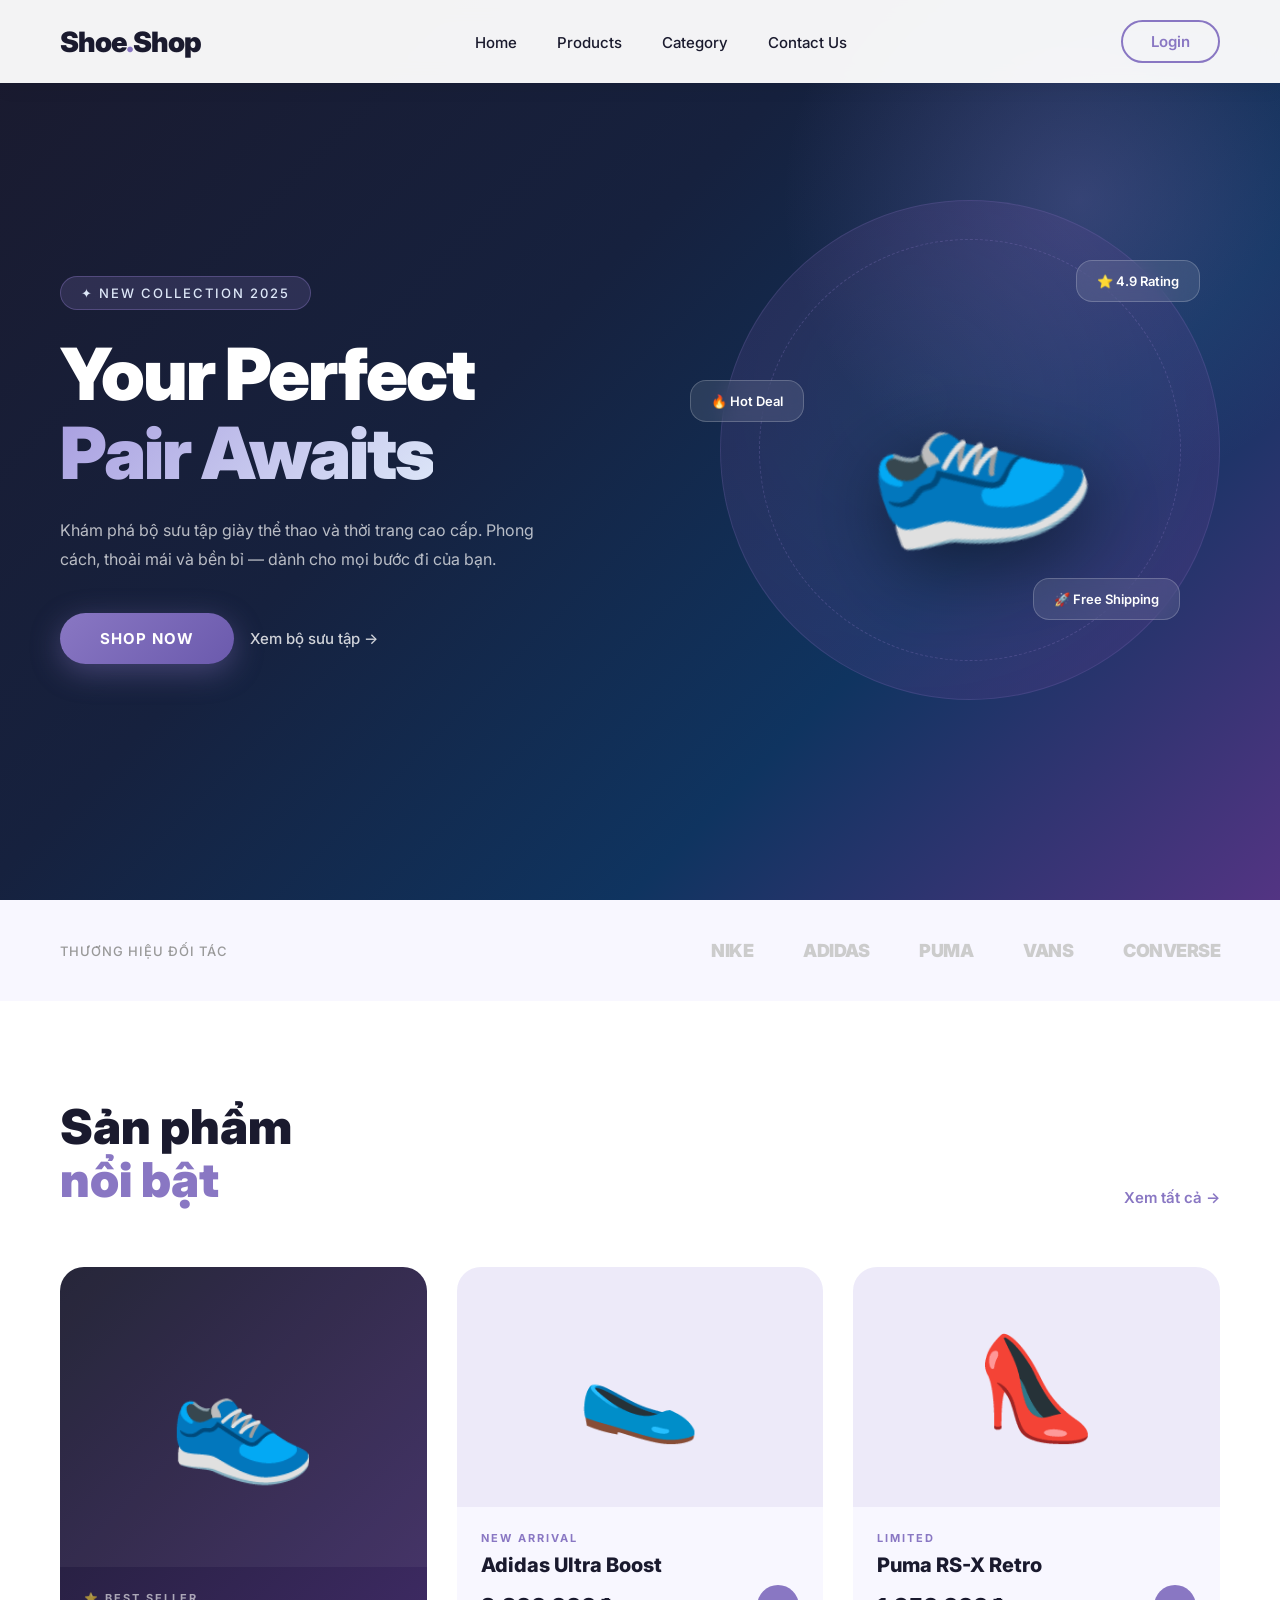
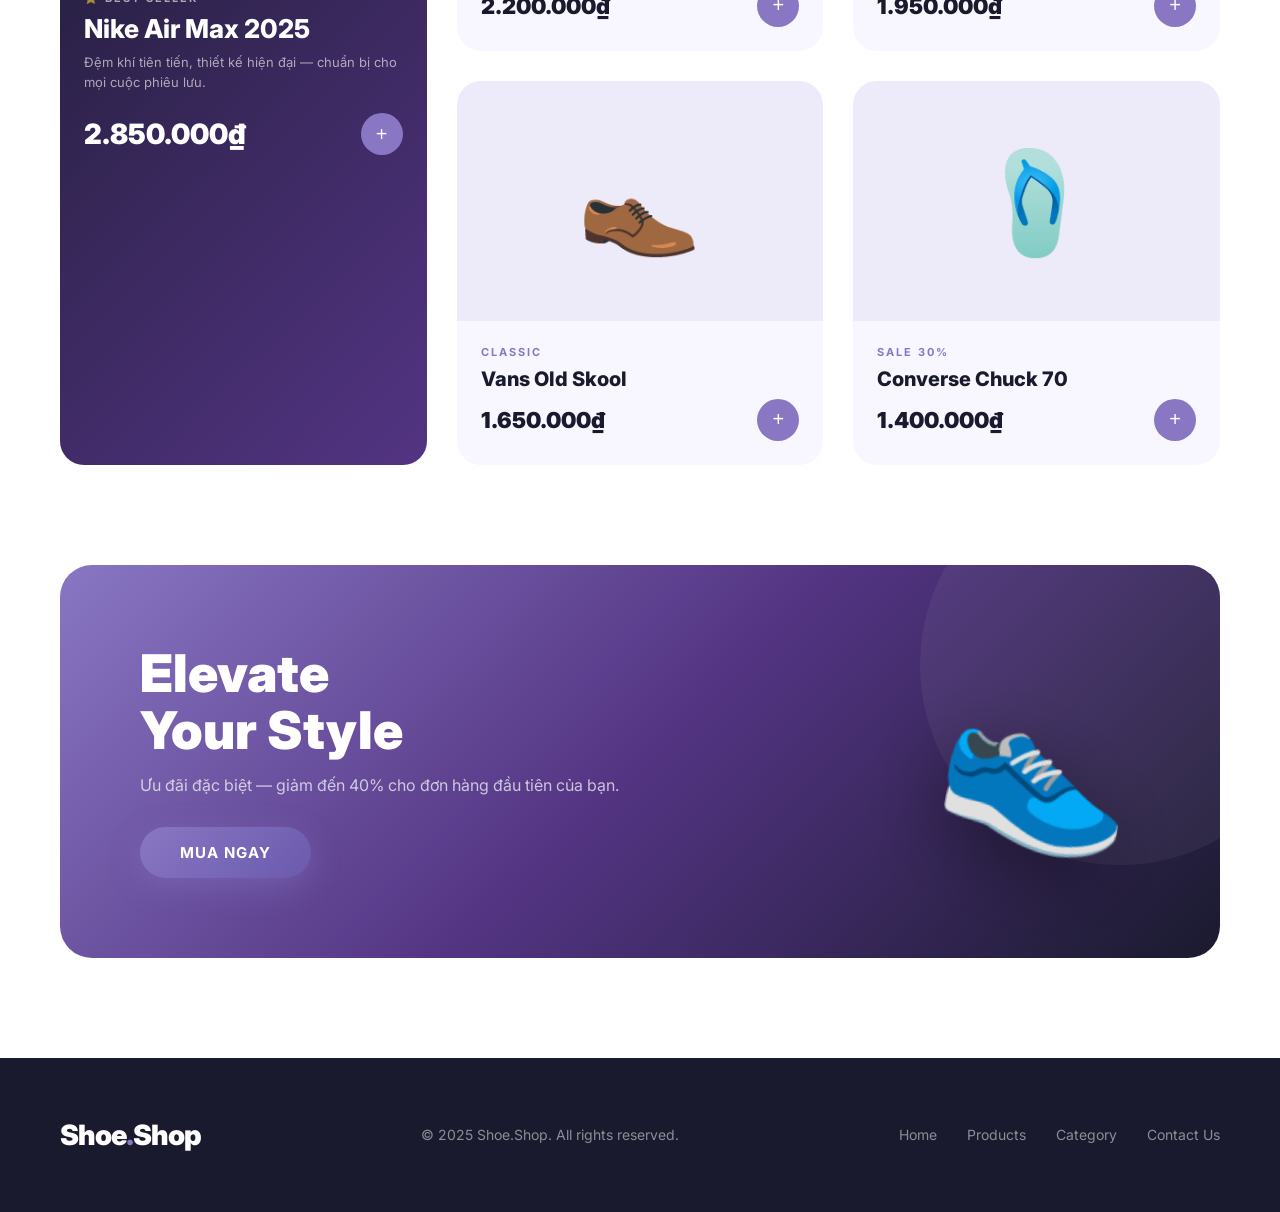
<file: index.html>
<!DOCTYPE html>
<html lang="vi">
<head>
  <meta charset="UTF-8">
  <meta name="viewport" content="width=device-width, initial-scale=1.0">
  <title>Shoe.Shop</title>
  <link href="https://fonts.googleapis.com/css2?family=Inter:wght@400;500;600;700;900&display=swap" rel="stylesheet">
  <style>
    * { margin: 0; padding: 0; box-sizing: border-box; }
    body { font-family: 'Inter', sans-serif; background: #fff; color: #fff; overflow-x: hidden; }

    /* NAVBAR */
    nav {
      position: fixed; top: 0; left: 0; right: 0; z-index: 100;
      display: flex; align-items: center; justify-content: space-between;
      padding: 20px 60px;
      background: rgba(255,255,255,0.95); backdrop-filter: blur(10px);
      box-shadow: 0 2px 20px rgba(0,0,0,0.08);
    }
    .logo { font-size: 28px; font-weight: 900; color: #1a1a2e; letter-spacing: -1px; }
    .logo span { color: #8977c3; }
    .nav-links { display: flex; gap: 40px; list-style: none; }
    .nav-links a { text-decoration: none; color: #1a1a2e; font-weight: 500; font-size: 15px; transition: color 0.2s; }
    .nav-links a:hover { color: #8977c3; }
    .nav-btn {
      background: transparent; border: 2px solid #8977c3; color: #8977c3;
      padding: 10px 28px; border-radius: 50px; font-size: 15px; font-weight: 600;
      cursor: pointer; transition: all 0.2s; font-family: 'Inter', sans-serif;
    }
    .nav-btn:hover { background: #8977c3; color: #fff; }

    /* HERO */
    .hero {
      min-height: 100vh;
      background: linear-gradient(135deg, #1a1a2e 0%, #16213e 40%, #0f3460 70%, #533483 100%);
      display: flex; align-items: center;
      padding: 100px 60px 60px;
      position: relative; overflow: hidden;
    }
    .hero::before {
      content: ''; position: absolute;
      width: 600px; height: 600px; border-radius: 50%;
      background: radial-gradient(circle, rgba(137,119,195,0.3) 0%, transparent 70%);
      top: -100px; right: -100px;
    }
    .hero-content { max-width: 600px; z-index: 2; }
    .hero-tag {
      display: inline-block;
      background: rgba(137,119,195,0.2); border: 1px solid rgba(137,119,195,0.4);
      color: #dde7f8; padding: 8px 20px; border-radius: 50px;
      font-size: 13px; font-weight: 500; letter-spacing: 2px;
      text-transform: uppercase; margin-bottom: 24px;
    }
    .hero h1 { font-size: 72px; font-weight: 900; line-height: 1.1; margin-bottom: 24px; letter-spacing: -2px; }
    .hero h1 span {
      background: linear-gradient(135deg, #a89ee0, #dde7f8);
      -webkit-background-clip: text; -webkit-text-fill-color: transparent; background-clip: text;
    }
    .hero p { font-size: 16px; color: rgba(255,255,255,0.7); line-height: 1.8; margin-bottom: 40px; max-width: 480px; }
    .hero-buttons { display: flex; gap: 16px; align-items: center; }
    .btn-primary {
      background: linear-gradient(135deg, #8977c3, #6b5aad); color: #fff;
      padding: 16px 40px; border-radius: 50px; border: none;
      font-size: 15px; font-weight: 700; cursor: pointer;
      letter-spacing: 1px; text-transform: uppercase;
      transition: all 0.3s; box-shadow: 0 8px 30px rgba(137,119,195,0.4);
      font-family: 'Inter', sans-serif;
    }
    .btn-primary:hover { transform: translateY(-2px); box-shadow: 0 12px 40px rgba(137,119,195,0.6); }
    .btn-secondary { color: rgba(255,255,255,0.8); font-size: 15px; font-weight: 500; cursor: pointer; text-decoration: none; }
    .btn-secondary:hover { color: #fff; }

    /* Shoe visual */
    .hero-visual { position: absolute; right: 60px; top: 50%; transform: translateY(-50%); z-index: 2; }
    .shoe-circle {
      width: 500px; height: 500px; border-radius: 50%;
      background: radial-gradient(circle at 40% 40%, rgba(137,119,195,0.15), rgba(83,52,131,0.3));
      border: 1px solid rgba(137,119,195,0.2);
      display: flex; align-items: center; justify-content: center; position: relative;
    }
    .shoe-circle::before {
      content: ''; position: absolute; width: 420px; height: 420px;
      border-radius: 50%; border: 1px dashed rgba(137,119,195,0.3);
    }
    .shoe-emoji { font-size: 180px; filter: drop-shadow(0 20px 40px rgba(0,0,0,0.5)); transform: rotate(-20deg); }
    .floating-badge {
      position: absolute; background: rgba(255,255,255,0.1); backdrop-filter: blur(10px);
      border: 1px solid rgba(255,255,255,0.2); border-radius: 16px;
      padding: 12px 20px; font-size: 13px; font-weight: 600; color: #fff;
    }
    .badge-1 { top: 60px; right: 20px; }
    .badge-2 { bottom: 80px; right: 40px; }
    .badge-3 { top: 180px; left: -30px; }

    /* BRANDS */
    .brands {
      background: #f8f7ff; padding: 40px 60px;
      display: flex; align-items: center; justify-content: space-between;
    }
    .brands p { color: #999; font-size: 13px; font-weight: 500; letter-spacing: 1px; text-transform: uppercase; }
    .brand-logos { display: flex; gap: 50px; align-items: center; }
    .brand-logo { font-size: 18px; font-weight: 900; color: #ccc; letter-spacing: -0.5px; transition: color 0.2s; }
    .brand-logo:hover { color: #8977c3; }

    /* FEATURED */
    .featured { padding: 100px 60px; background: #fff; }
    .section-header { display: flex; align-items: flex-end; justify-content: space-between; margin-bottom: 60px; }
    .section-title { font-size: 48px; font-weight: 900; color: #1a1a2e; line-height: 1.1; }
    .section-title span { color: #8977c3; }
    .view-all { color: #8977c3; font-weight: 600; text-decoration: none; font-size: 15px; }
    .products-grid { display: grid; grid-template-columns: repeat(3, 1fr); gap: 30px; }
    .product-card {
      border-radius: 24px; overflow: hidden; background: #f8f7ff;
      transition: transform 0.3s, box-shadow 0.3s; cursor: pointer;
    }
    .product-card:hover { transform: translateY(-8px); box-shadow: 0 20px 60px rgba(137,119,195,0.2); }
    .product-card.featured-card {
      background: linear-gradient(135deg, #1a1a2e, #533483);
      color: #fff; grid-row: span 2;
    }
    .card-image {
      height: 240px; display: flex; align-items: center; justify-content: center;
      font-size: 100px; background: rgba(137,119,195,0.1);
    }
    .featured-card .card-image { height: 300px; background: rgba(255,255,255,0.05); font-size: 120px; }
    .card-body { padding: 24px; }
    .card-tag { font-size: 11px; font-weight: 700; letter-spacing: 2px; text-transform: uppercase; color: #8977c3; margin-bottom: 8px; }
    .featured-card .card-tag { color: rgba(255,255,255,0.6); }
    .card-name { font-size: 20px; font-weight: 800; color: #1a1a2e; margin-bottom: 8px; }
    .featured-card .card-name { color: #fff; font-size: 26px; }
    .card-desc { font-size: 13px; color: #999; line-height: 1.6; margin-bottom: 20px; }
    .featured-card .card-desc { color: rgba(255,255,255,0.6); }
    .card-footer { display: flex; align-items: center; justify-content: space-between; }
    .price { font-size: 22px; font-weight: 900; color: #1a1a2e; }
    .featured-card .price { color: #fff; font-size: 28px; }
    .add-btn {
      width: 42px; height: 42px; border-radius: 50%; background: #8977c3;
      color: #fff; border: none; font-size: 20px; cursor: pointer;
      display: flex; align-items: center; justify-content: center; transition: all 0.2s;
    }
    .add-btn:hover { background: #6b5aad; transform: scale(1.1); }

    /* PROMO */
    .promo {
      margin: 0 60px 100px; border-radius: 32px;
      background: linear-gradient(135deg, #8977c3, #533483, #1a1a2e);
      padding: 80px; display: flex; align-items: center; justify-content: space-between;
      overflow: hidden; position: relative;
    }
    .promo::before {
      content: ''; position: absolute; width: 400px; height: 400px; border-radius: 50%;
      background: rgba(255,255,255,0.05); right: -100px; top: -100px;
    }
    .promo-content { z-index: 2; }
    .promo h2 { font-size: 52px; font-weight: 900; line-height: 1.1; margin-bottom: 16px; }
    .promo p { font-size: 16px; color: rgba(255,255,255,0.7); margin-bottom: 32px; }
    .promo-visual { font-size: 160px; z-index: 2; filter: drop-shadow(0 20px 40px rgba(0,0,0,0.4)); transform: rotate(10deg); }

    /* FOOTER */
    footer { background: #1a1a2e; padding: 60px; display: flex; align-items: center; justify-content: space-between; }
    footer .logo { color: #fff; }
    footer p { color: rgba(255,255,255,0.5); font-size: 14px; }
    .footer-links { display: flex; gap: 30px; }
    .footer-links a { color: rgba(255,255,255,0.5); text-decoration: none; font-size: 14px; transition: color 0.2s; }
    .footer-links a:hover { color: #8977c3; }

    /* RESPONSIVE */
    @media (max-width: 900px) {
      nav { padding: 16px 24px; }
      .nav-links { display: none; }
      .hero { padding: 100px 24px 60px; }
      .hero h1 { font-size: 48px; }
      .hero-visual { display: none; }
      .brands { padding: 30px 24px; flex-direction: column; gap: 20px; }
      .brand-logos { gap: 24px; flex-wrap: wrap; justify-content: center; }
      .featured { padding: 60px 24px; }
      .products-grid { grid-template-columns: 1fr; }
      .product-card.featured-card { grid-row: span 1; }
      .promo { margin: 0 24px 60px; padding: 40px; flex-direction: column; gap: 30px; text-align: center; }
      .promo h2 { font-size: 36px; }
      footer { padding: 40px 24px; flex-direction: column; gap: 20px; text-align: center; }
    }
  </style>
</head>
<body>

  <nav>
    <div class="logo">Shoe<span>.</span>Shop</div>
    <ul class="nav-links">
      <li><a href="#">Home</a></li>
      <li><a href="#">Products</a></li>
      <li><a href="#">Category</a></li>
      <li><a href="#">Contact Us</a></li>
    </ul>
    <button class="nav-btn">Login</button>
  </nav>

  <section class="hero">
    <div class="hero-content">
      <div class="hero-tag">✦ New Collection 2025</div>
      <h1>Your Perfect<br><span>Pair Awaits</span></h1>
      <p>Khám phá bộ sưu tập giày thể thao và thời trang cao cấp. Phong cách, thoải mái và bền bỉ — dành cho mọi bước đi của bạn.</p>
      <div class="hero-buttons">
        <button class="btn-primary">SHOP NOW</button>
        <a href="#featured" class="btn-secondary">Xem bộ sưu tập →</a>
      </div>
    </div>
    <div class="hero-visual">
      <div class="shoe-circle">
        <div class="shoe-emoji">👟</div>
      </div>
      <div class="floating-badge badge-1">⭐ 4.9 Rating</div>
      <div class="floating-badge badge-2">🚀 Free Shipping</div>
      <div class="floating-badge badge-3">🔥 Hot Deal</div>
    </div>
  </section>

  <div class="brands">
    <p>Thương hiệu đối tác</p>
    <div class="brand-logos">
      <span class="brand-logo">NIKE</span>
      <span class="brand-logo">ADIDAS</span>
      <span class="brand-logo">PUMA</span>
      <span class="brand-logo">VANS</span>
      <span class="brand-logo">CONVERSE</span>
    </div>
  </div>

  <section class="featured" id="featured">
    <div class="section-header">
      <div class="section-title">Sản phẩm<br><span>nổi bật</span></div>
      <a href="#" class="view-all">Xem tất cả →</a>
    </div>
    <div class="products-grid">
      <div class="product-card featured-card">
        <div class="card-image">👟</div>
        <div class="card-body">
          <div class="card-tag">⭐ Best Seller</div>
          <div class="card-name">Nike Air Max 2025</div>
          <div class="card-desc">Đệm khí tiên tiến, thiết kế hiện đại — chuẩn bị cho mọi cuộc phiêu lưu.</div>
          <div class="card-footer">
            <div class="price">2.850.000₫</div>
            <button class="add-btn">+</button>
          </div>
        </div>
      </div>
      <div class="product-card">
        <div class="card-image">🥿</div>
        <div class="card-body">
          <div class="card-tag">New Arrival</div>
          <div class="card-name">Adidas Ultra Boost</div>
          <div class="card-footer">
            <div class="price" style="color:#1a1a2e">2.200.000₫</div>
            <button class="add-btn">+</button>
          </div>
        </div>
      </div>
      <div class="product-card">
        <div class="card-image">👠</div>
        <div class="card-body">
          <div class="card-tag">Limited</div>
          <div class="card-name">Puma RS-X Retro</div>
          <div class="card-footer">
            <div class="price" style="color:#1a1a2e">1.950.000₫</div>
            <button class="add-btn">+</button>
          </div>
        </div>
      </div>
      <div class="product-card">
        <div class="card-image">👞</div>
        <div class="card-body">
          <div class="card-tag">Classic</div>
          <div class="card-name">Vans Old Skool</div>
          <div class="card-footer">
            <div class="price" style="color:#1a1a2e">1.650.000₫</div>
            <button class="add-btn">+</button>
          </div>
        </div>
      </div>
      <div class="product-card">
        <div class="card-image">🩴</div>
        <div class="card-body">
          <div class="card-tag">Sale 30%</div>
          <div class="card-name">Converse Chuck 70</div>
          <div class="card-footer">
            <div class="price" style="color:#1a1a2e">1.400.000₫</div>
            <button class="add-btn">+</button>
          </div>
        </div>
      </div>
    </div>
  </section>

  <div class="promo">
    <div class="promo-content">
      <h2>Elevate<br>Your Style</h2>
      <p>Ưu đãi đặc biệt — giảm đến 40% cho đơn hàng đầu tiên của bạn.</p>
      <button class="btn-primary">MUA NGAY</button>
    </div>
    <div class="promo-visual">👟</div>
  </div>

  <footer>
    <div class="logo">Shoe<span>.</span>Shop</div>
    <p>© 2025 Shoe.Shop. All rights reserved.</p>
    <div class="footer-links">
      <a href="#">Home</a>
      <a href="#">Products</a>
      <a href="#">Category</a>
      <a href="#">Contact Us</a>
    </div>
  </footer>

</body>
</html>
</file>
